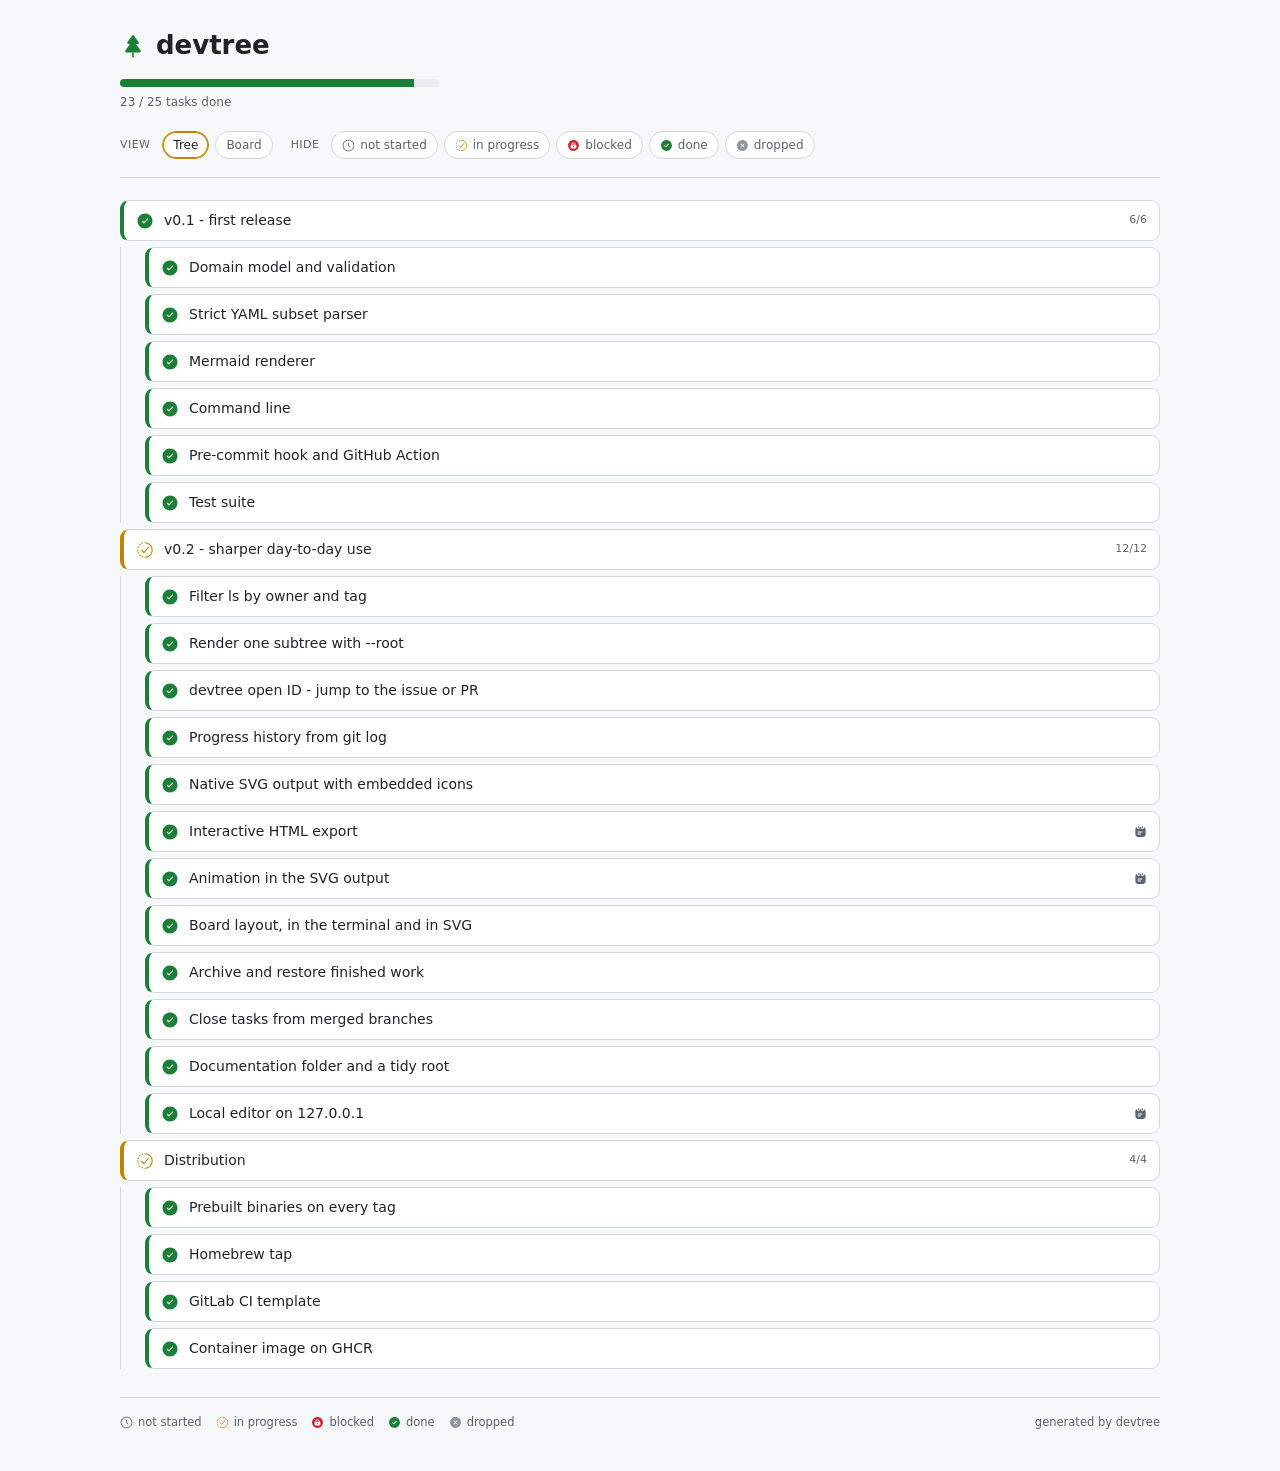
<file: docs/plan.html>
<!doctype html>
<html lang="en">
<head>
<meta charset="utf-8"><meta name="viewport" content="width=device-width,initial-scale=1"><title>devtree</title>
<style>
:root{--text:#1f2328;--muted:#59636e;--canvas:#f6f8fa;--card:#ffffff;--border:#d1d9e0;--edge:#d1d9e0;--track:#eaeef2;--st-todo:#59636e;--st-in-progress:#bf8700;--st-blocked:#cf222e;--st-done:#1a7f37;--st-dropped:#8c959f;--tip-bg:#222222;--tip-fg:#f0f0f0}
@media (prefers-color-scheme:dark){:root{--text:#e6edf3;--muted:#9198a1;--canvas:#0d1117;--card:#151b23;--border:#3d444d;--edge:#3d444d;--track:#262c36;--st-todo:#9198a1;--st-in-progress:#d29922;--st-blocked:#f85149;--st-done:#3fb950;--st-dropped:#6e7681;--tip-bg:#30363d;--tip-fg:#e6edf3}}

*{box-sizing:border-box}
body{margin:0 auto;padding:26px 20px 40px;max-width:1080px;background:var(--canvas);color:var(--text);
 font:14px/1.5 system-ui,-apple-system,'Segoe UI',Roboto,'Helvetica Neue',Arial,sans-serif}
h1{display:flex;align-items:center;gap:10px;margin:0 0 14px;font-size:26px}
h1 .wordmark{width:26px;height:26px}
svg{flex:none}
.status{width:18px;height:18px}
.tiny{width:13px;height:13px;vertical-align:-2px}
.bar{height:8px;border-radius:4px;background:var(--track);overflow:hidden;max-width:320px}
.bar span{display:block;height:100%;background:var(--st-done)}
.count{margin:6px 0 20px;color:var(--muted);font-size:12px}

.toolbar{display:flex;flex-wrap:wrap;gap:18px;margin-bottom:22px;padding-bottom:18px;
 border-bottom:1px solid var(--border)}
.toolbar fieldset{display:flex;flex-wrap:wrap;align-items:center;gap:6px;margin:0;padding:0;border:0}
.toolbar legend{padding:0 6px 0 0;color:var(--muted);font-size:11px;text-transform:uppercase;
 letter-spacing:.04em;float:left}
.toolbar input{position:absolute;width:1px;height:1px;opacity:0;pointer-events:none}
.toolbar label{display:inline-flex;align-items:center;gap:5px;padding:4px 10px;border-radius:999px;
 border:1px solid var(--border);background:var(--card);color:var(--muted);font-size:12px;cursor:pointer}
.toolbar input:checked+label{color:var(--text);border-color:var(--st-in-progress);
 box-shadow:inset 0 0 0 1px var(--st-in-progress)}
.toolbar input:focus-visible+label{outline:2px solid var(--st-in-progress);outline-offset:2px}

.card{display:flex;align-items:center;gap:10px;padding:9px 12px;margin:6px 0;border-radius:9px;
 border:1px solid var(--border);border-left:4px solid var(--border);background:var(--card);
 color:inherit;text-decoration:none;position:relative}
a.card:hover{border-color:var(--st-in-progress)}
.card .body{display:flex;flex-direction:column;min-width:0}
.card .title{font-weight:500}
.card .meta{color:var(--muted);font-size:11.5px;display:flex;align-items:center;gap:5px;flex-wrap:wrap}
.card .dot{color:var(--border)}
.card .ratio{margin-left:auto;color:var(--muted);font-size:11px;white-space:nowrap}
.card[data-status="dropped"] .title{text-decoration:line-through;color:var(--muted)}

.tree ul{list-style:none;margin:0;padding-left:24px;border-left:1px solid var(--edge)}
.tree>ul{padding-left:0;border-left:0}
.board{display:none;grid-template-columns:repeat(auto-fit,minmax(230px,1fr));gap:16px;align-items:start}
.column h2{display:flex;align-items:center;gap:6px;margin:0 0 4px;padding-bottom:7px;font-size:13px;
 border-bottom:2px solid currentColor}
.column .tally{margin-left:auto;color:var(--muted);font-weight:400}
.empty{color:var(--muted)}

footer{display:flex;flex-wrap:wrap;gap:14px;margin-top:28px;padding-top:16px;
 border-top:1px solid var(--border);color:var(--muted);font-size:11.5px}
footer span{display:inline-flex;align-items:center;gap:5px}
footer .by{margin-left:auto}

/* The tooltip: the wrap is the hover target, not the glyph, so the pointer can
   drift onto the bubble without it flickering away. The delay lives only in
   the hover rule, so leaving snaps it back to zero and the bubble goes at once. */
.tip-wrap{position:relative;display:inline-flex;margin-left:auto}
/* Anchored to the right rather than centred: the glyph sits at the end of a
   card that reaches the edge of the page, and a centred bubble would hang off
   it. Wrapping with a max width keeps a long note on screen too. */
.tip{position:absolute;bottom:calc(100% + 8px);right:-6px;transform:translateY(2px) scale(.98);
 transform-origin:100% 100%;padding:8px 12px;border-radius:8px;background:var(--tip-bg);color:var(--tip-fg);
 width:max-content;max-width:260px;font-size:12px;line-height:1.4;opacity:0;pointer-events:none;z-index:2;
 box-shadow:0 0 0 1px rgba(0,0,0,.06),0 2px 6px rgba(0,0,0,.05),0 4px 42px rgba(0,0,0,.06);
 transition:opacity 50ms ease-out,transform 50ms ease-out}
.tip-wrap:hover .tip,.tip-wrap:focus-within .tip{opacity:1;transform:none;
 transition-duration:150ms;transition-timing-function:ease-out;transition-delay:80ms}

@media (prefers-reduced-motion:reduce){.tip{transition:none}}
@media print{
 .toolbar{display:none}
 .board{display:none}
 .card{break-inside:avoid}
 body{max-width:none}
}
.card[data-status="todo"]{border-left-color:var(--st-todo)}
.column[data-status="todo"] h2{color:var(--st-todo)}
.card[data-status="in_progress"]{border-left-color:var(--st-in-progress)}
.column[data-status="in_progress"] h2{color:var(--st-in-progress)}
.card[data-status="blocked"]{border-left-color:var(--st-blocked)}
.column[data-status="blocked"] h2{color:var(--st-blocked)}
.card[data-status="done"]{border-left-color:var(--st-done)}
.column[data-status="done"] h2{color:var(--st-done)}
.card[data-status="dropped"]{border-left-color:var(--st-dropped)}
.column[data-status="dropped"] h2{color:var(--st-dropped)}
body:has(#view-board:checked) .tree{display:none}
body:has(#view-board:checked) .board{display:grid}
body:has(.owners input:not(#owner-all):checked) .tree{display:none}
body:has(.owners input:not(#owner-all):checked) .board{display:grid}
body:has(.tags input:not(#tag-all):checked) .tree{display:none}
body:has(.tags input:not(#tag-all):checked) .board{display:grid}
body:has(.owners input:not(#owner-all):checked) label[for=view-board]{color:var(--text);border-color:var(--st-in-progress);box-shadow:inset 0 0 0 1px var(--st-in-progress)}
body:has(.owners input:not(#owner-all):checked) label[for=view-tree]{color:var(--muted);border-color:var(--border);box-shadow:none}
body:has(.tags input:not(#tag-all):checked) label[for=view-board]{color:var(--text);border-color:var(--st-in-progress);box-shadow:inset 0 0 0 1px var(--st-in-progress)}
body:has(.tags input:not(#tag-all):checked) label[for=view-tree]{color:var(--muted);border-color:var(--border);box-shadow:none}
body:has(#hide-todo:checked) .tree li:has(>.card[data-status="todo"]){display:none}
body:has(#hide-todo:checked) .board .column[data-status="todo"]{display:none}
body:has(#hide-in-progress:checked) .tree li:has(>.card[data-status="in_progress"]){display:none}
body:has(#hide-in-progress:checked) .board .column[data-status="in_progress"]{display:none}
body:has(#hide-blocked:checked) .tree li:has(>.card[data-status="blocked"]){display:none}
body:has(#hide-blocked:checked) .board .column[data-status="blocked"]{display:none}
body:has(#hide-done:checked) .tree li:has(>.card[data-status="done"]){display:none}
body:has(#hide-done:checked) .board .column[data-status="done"]{display:none}
body:has(#hide-dropped:checked) .tree li:has(>.card[data-status="dropped"]){display:none}
body:has(#hide-dropped:checked) .board .column[data-status="dropped"]{display:none}
</style>
</head>
<body>
<header><h1><svg class="wordmark" viewBox="0 0 24 24" aria-hidden="true" style="color:var(--st-done)"><path d="M16.1693 10.0603H7.82934C6.64934 10.0603 6.23934 9.27031 6.92934 8.31031L11.0993 2.47031C11.5893 1.77031 12.4093 1.77031 12.8993 2.47031L17.0693 8.31031C17.7593 9.27031 17.3493 10.0603 16.1693 10.0603Z" fill="currentColor"/><path d="M17.5896 17.9986H6.4096C4.8296 17.9986 4.2896 16.9486 5.2196 15.6686L9.2096 10.0586H14.7896L18.7796 15.6686C19.7096 16.9486 19.1696 17.9986 17.5896 17.9986Z" fill="currentColor"/><path d="M12.75 18V22C12.75 22.41 12.41 22.75 12 22.75C11.59 22.75 11.25 22.41 11.25 22V18H12.75Z" fill="currentColor"/></svg>devtree</h1><div class="bar"><span style="width:92.0%"></span></div><p class="count">23 / 25 tasks done</p></header><form class="toolbar" onsubmit="return false"><fieldset class="views"><legend>View</legend><input type="radio" name="view" id="view-tree" checked><label for="view-tree">Tree</label><input type="radio" name="view" id="view-board"><label for="view-board">Board</label></fieldset><fieldset class="statuses"><legend>Hide</legend><input type="checkbox" id="hide-todo"><label for="hide-todo"><svg class="tiny" viewBox="0 0 24 24" aria-hidden="true" style="color:var(--st-todo)"><path fill-rule="evenodd" clip-rule="evenodd" d="M12 2.75C6.89137 2.75 2.75 6.89137 2.75 12C2.75 17.1086 6.89137 21.25 12 21.25C17.1086 21.25 21.25 17.1086 21.25 12C21.25 6.89137 17.1086 2.75 12 2.75ZM1.25 12C1.25 6.06294 6.06294 1.25 12 1.25C17.9371 1.25 22.75 6.06294 22.75 12C22.75 17.9371 17.9371 22.75 12 22.75C6.06294 22.75 1.25 17.9371 1.25 12ZM12 7.25C12.4142 7.25 12.75 7.58579 12.75 8V11.6893L15.0303 13.9697C15.3232 14.2626 15.3232 14.7374 15.0303 15.0303C14.7374 15.3232 14.2626 15.3232 13.9697 15.0303L11.4697 12.5303C11.329 12.3897 11.25 12.1989 11.25 12V8C11.25 7.58579 11.5858 7.25 12 7.25Z" fill="currentColor"/></svg>not started</label><input type="checkbox" id="hide-in-progress"><label for="hide-in-progress"><svg class="tiny" viewBox="0 0 24 24" aria-hidden="true" style="color:var(--st-in-progress)"><g class="dt-moving-part"><rect x="0" y="0" width="24" height="24" fill="none"/><path d="M 12 2.3333 c 5.3387 0 9.6666 4.328 9.6666 9.6666 s -4.328 9.6666 -9.6666 9.6666" fill="none" stroke="currentColor" stroke-linecap="round" stroke-linejoin="round" stroke-width="1.5"></path><circle cx="5.164" cy="18.836" r="1" fill="currentColor"></circle><circle cx="2.3333" cy="12" r="1" fill="currentColor"></circle><circle cx="5.164" cy="5.164" r="1" fill="currentColor"></circle><circle cx="8.3013" cy="20.9306" r="1" fill="currentColor"></circle><circle cx="3.0693" cy="15.6986" r="1" fill="currentColor"></circle><circle cx="3.0693" cy="8.3013" r="1" fill="currentColor"></circle><circle cx="8.3013" cy="3.0693" r="1" fill="currentColor"></circle></g><polyline points="7.6666 12.3333 10.6666 15.6666 16.3333 8.3333" fill="none" stroke="currentColor" stroke-linecap="round" stroke-linejoin="round" stroke-width="1.5"></polyline></svg>in progress</label><input type="checkbox" id="hide-blocked"><label for="hide-blocked"><svg class="tiny" viewBox="0 0 24 24" aria-hidden="true" style="color:var(--st-blocked)"><path d="M12 7.75C10.11 7.75 9.75 8.54 9.75 10V10.62H14.25V10C14.25 8.54 13.89 7.75 12 7.75Z" fill="currentColor"/><path d="M11.9984 15.0984C12.606 15.0984 13.0984 14.606 13.0984 13.9984C13.0984 13.3909 12.606 12.8984 11.9984 12.8984C11.3909 12.8984 10.8984 13.3909 10.8984 13.9984C10.8984 14.606 11.3909 15.0984 11.9984 15.0984Z" fill="currentColor"/><path d="M12 2C6.48 2 2 6.48 2 12C2 17.52 6.48 22 12 22C17.52 22 22 17.52 22 12C22 6.48 17.52 2 12 2ZM17.38 14.5C17.38 16.7 16.7 17.38 14.5 17.38H9.5C7.3 17.38 6.62 16.7 6.62 14.5V13.5C6.62 11.79 7.03 11 8.25 10.73V10C8.25 9.07 8.25 6.25 12 6.25C15.75 6.25 15.75 9.07 15.75 10V10.73C16.97 11 17.38 11.79 17.38 13.5V14.5Z" fill="currentColor"/></svg>blocked</label><input type="checkbox" id="hide-done"><label for="hide-done"><svg class="tiny" viewBox="0 0 24 24" aria-hidden="true" style="color:var(--st-done)"><path fill-rule="evenodd" clip-rule="evenodd" d="M22 12C22 17.5228 17.5228 22 12 22C6.47715 22 2 17.5228 2 12C2 6.47715 6.47715 2 12 2C17.5228 2 22 6.47715 22 12ZM16.0303 8.96967C16.3232 9.26256 16.3232 9.73744 16.0303 10.0303L11.0303 15.0303C10.7374 15.3232 10.2626 15.3232 9.96967 15.0303L7.96967 13.0303C7.67678 12.7374 7.67678 12.2626 7.96967 11.9697C8.26256 11.6768 8.73744 11.6768 9.03033 11.9697L10.5 13.4393L12.7348 11.2045L14.9697 8.96967C15.2626 8.67678 15.7374 8.67678 16.0303 8.96967Z" fill="currentColor"/></svg>done</label><input type="checkbox" id="hide-dropped"><label for="hide-dropped"><svg class="tiny" viewBox="0 0 24 24" aria-hidden="true" style="color:var(--st-dropped)"><path d="M12 2C6.49 2 2 6.49 2 12C2 17.51 6.49 22 12 22C17.51 22 22 17.51 22 12C22 6.49 17.51 2 12 2ZM15.36 14.3C15.65 14.59 15.65 15.07 15.36 15.36C15.21 15.51 15.02 15.58 14.83 15.58C14.64 15.58 14.45 15.51 14.3 15.36L12 13.06L9.7 15.36C9.55 15.51 9.36 15.58 9.17 15.58C8.98 15.58 8.79 15.51 8.64 15.36C8.35 15.07 8.35 14.59 8.64 14.3L10.94 12L8.64 9.7C8.35 9.41 8.35 8.93 8.64 8.64C8.93 8.35 9.41 8.35 9.7 8.64L12 10.94L14.3 8.64C14.59 8.35 15.07 8.35 15.36 8.64C15.65 8.93 15.65 9.41 15.36 9.7L13.06 12L15.36 14.3Z" fill="currentColor"/></svg>dropped</label></fieldset></form><main><section class="tree" aria-label="Tree"><ul><li><div class="card" data-status="done" data-owner="" data-tags=""><svg class="status" viewBox="0 0 24 24" aria-hidden="true" style="color:var(--st-done)"><path fill-rule="evenodd" clip-rule="evenodd" d="M22 12C22 17.5228 17.5228 22 12 22C6.47715 22 2 17.5228 2 12C2 6.47715 6.47715 2 12 2C17.5228 2 22 6.47715 22 12ZM16.0303 8.96967C16.3232 9.26256 16.3232 9.73744 16.0303 10.0303L11.0303 15.0303C10.7374 15.3232 10.2626 15.3232 9.96967 15.0303L7.96967 13.0303C7.67678 12.7374 7.67678 12.2626 7.96967 11.9697C8.26256 11.6768 8.73744 11.6768 9.03033 11.9697L10.5 13.4393L12.7348 11.2045L14.9697 8.96967C15.2626 8.67678 15.7374 8.67678 16.0303 8.96967Z" fill="currentColor"/></svg><div class="body"><span class="title">v0.1 - first release</span></div><span class="ratio">6/6</span></div><ul><li><div class="card" data-status="done" data-owner="" data-tags=""><svg class="status" viewBox="0 0 24 24" aria-hidden="true" style="color:var(--st-done)"><path fill-rule="evenodd" clip-rule="evenodd" d="M22 12C22 17.5228 17.5228 22 12 22C6.47715 22 2 17.5228 2 12C2 6.47715 6.47715 2 12 2C17.5228 2 22 6.47715 22 12ZM16.0303 8.96967C16.3232 9.26256 16.3232 9.73744 16.0303 10.0303L11.0303 15.0303C10.7374 15.3232 10.2626 15.3232 9.96967 15.0303L7.96967 13.0303C7.67678 12.7374 7.67678 12.2626 7.96967 11.9697C8.26256 11.6768 8.73744 11.6768 9.03033 11.9697L10.5 13.4393L12.7348 11.2045L14.9697 8.96967C15.2626 8.67678 15.7374 8.67678 16.0303 8.96967Z" fill="currentColor"/></svg><div class="body"><span class="title">Domain model and validation</span></div></div></li><li><div class="card" data-status="done" data-owner="" data-tags=""><svg class="status" viewBox="0 0 24 24" aria-hidden="true" style="color:var(--st-done)"><path fill-rule="evenodd" clip-rule="evenodd" d="M22 12C22 17.5228 17.5228 22 12 22C6.47715 22 2 17.5228 2 12C2 6.47715 6.47715 2 12 2C17.5228 2 22 6.47715 22 12ZM16.0303 8.96967C16.3232 9.26256 16.3232 9.73744 16.0303 10.0303L11.0303 15.0303C10.7374 15.3232 10.2626 15.3232 9.96967 15.0303L7.96967 13.0303C7.67678 12.7374 7.67678 12.2626 7.96967 11.9697C8.26256 11.6768 8.73744 11.6768 9.03033 11.9697L10.5 13.4393L12.7348 11.2045L14.9697 8.96967C15.2626 8.67678 15.7374 8.67678 16.0303 8.96967Z" fill="currentColor"/></svg><div class="body"><span class="title">Strict YAML subset parser</span></div></div></li><li><div class="card" data-status="done" data-owner="" data-tags=""><svg class="status" viewBox="0 0 24 24" aria-hidden="true" style="color:var(--st-done)"><path fill-rule="evenodd" clip-rule="evenodd" d="M22 12C22 17.5228 17.5228 22 12 22C6.47715 22 2 17.5228 2 12C2 6.47715 6.47715 2 12 2C17.5228 2 22 6.47715 22 12ZM16.0303 8.96967C16.3232 9.26256 16.3232 9.73744 16.0303 10.0303L11.0303 15.0303C10.7374 15.3232 10.2626 15.3232 9.96967 15.0303L7.96967 13.0303C7.67678 12.7374 7.67678 12.2626 7.96967 11.9697C8.26256 11.6768 8.73744 11.6768 9.03033 11.9697L10.5 13.4393L12.7348 11.2045L14.9697 8.96967C15.2626 8.67678 15.7374 8.67678 16.0303 8.96967Z" fill="currentColor"/></svg><div class="body"><span class="title">Mermaid renderer</span></div></div></li><li><div class="card" data-status="done" data-owner="" data-tags=""><svg class="status" viewBox="0 0 24 24" aria-hidden="true" style="color:var(--st-done)"><path fill-rule="evenodd" clip-rule="evenodd" d="M22 12C22 17.5228 17.5228 22 12 22C6.47715 22 2 17.5228 2 12C2 6.47715 6.47715 2 12 2C17.5228 2 22 6.47715 22 12ZM16.0303 8.96967C16.3232 9.26256 16.3232 9.73744 16.0303 10.0303L11.0303 15.0303C10.7374 15.3232 10.2626 15.3232 9.96967 15.0303L7.96967 13.0303C7.67678 12.7374 7.67678 12.2626 7.96967 11.9697C8.26256 11.6768 8.73744 11.6768 9.03033 11.9697L10.5 13.4393L12.7348 11.2045L14.9697 8.96967C15.2626 8.67678 15.7374 8.67678 16.0303 8.96967Z" fill="currentColor"/></svg><div class="body"><span class="title">Command line</span></div></div></li><li><div class="card" data-status="done" data-owner="" data-tags=""><svg class="status" viewBox="0 0 24 24" aria-hidden="true" style="color:var(--st-done)"><path fill-rule="evenodd" clip-rule="evenodd" d="M22 12C22 17.5228 17.5228 22 12 22C6.47715 22 2 17.5228 2 12C2 6.47715 6.47715 2 12 2C17.5228 2 22 6.47715 22 12ZM16.0303 8.96967C16.3232 9.26256 16.3232 9.73744 16.0303 10.0303L11.0303 15.0303C10.7374 15.3232 10.2626 15.3232 9.96967 15.0303L7.96967 13.0303C7.67678 12.7374 7.67678 12.2626 7.96967 11.9697C8.26256 11.6768 8.73744 11.6768 9.03033 11.9697L10.5 13.4393L12.7348 11.2045L14.9697 8.96967C15.2626 8.67678 15.7374 8.67678 16.0303 8.96967Z" fill="currentColor"/></svg><div class="body"><span class="title">Pre-commit hook and GitHub Action</span></div></div></li><li><div class="card" data-status="done" data-owner="" data-tags=""><svg class="status" viewBox="0 0 24 24" aria-hidden="true" style="color:var(--st-done)"><path fill-rule="evenodd" clip-rule="evenodd" d="M22 12C22 17.5228 17.5228 22 12 22C6.47715 22 2 17.5228 2 12C2 6.47715 6.47715 2 12 2C17.5228 2 22 6.47715 22 12ZM16.0303 8.96967C16.3232 9.26256 16.3232 9.73744 16.0303 10.0303L11.0303 15.0303C10.7374 15.3232 10.2626 15.3232 9.96967 15.0303L7.96967 13.0303C7.67678 12.7374 7.67678 12.2626 7.96967 11.9697C8.26256 11.6768 8.73744 11.6768 9.03033 11.9697L10.5 13.4393L12.7348 11.2045L14.9697 8.96967C15.2626 8.67678 15.7374 8.67678 16.0303 8.96967Z" fill="currentColor"/></svg><div class="body"><span class="title">Test suite</span></div></div></li></ul></li><li><div class="card" data-status="in_progress" data-owner="" data-tags=""><svg class="status" viewBox="0 0 24 24" aria-hidden="true" style="color:var(--st-in-progress)"><g class="dt-moving-part"><rect x="0" y="0" width="24" height="24" fill="none"/><path d="M 12 2.3333 c 5.3387 0 9.6666 4.328 9.6666 9.6666 s -4.328 9.6666 -9.6666 9.6666" fill="none" stroke="currentColor" stroke-linecap="round" stroke-linejoin="round" stroke-width="1.5"></path><circle cx="5.164" cy="18.836" r="1" fill="currentColor"></circle><circle cx="2.3333" cy="12" r="1" fill="currentColor"></circle><circle cx="5.164" cy="5.164" r="1" fill="currentColor"></circle><circle cx="8.3013" cy="20.9306" r="1" fill="currentColor"></circle><circle cx="3.0693" cy="15.6986" r="1" fill="currentColor"></circle><circle cx="3.0693" cy="8.3013" r="1" fill="currentColor"></circle><circle cx="8.3013" cy="3.0693" r="1" fill="currentColor"></circle></g><polyline points="7.6666 12.3333 10.6666 15.6666 16.3333 8.3333" fill="none" stroke="currentColor" stroke-linecap="round" stroke-linejoin="round" stroke-width="1.5"></polyline></svg><div class="body"><span class="title">v0.2 - sharper day-to-day use</span></div><span class="ratio">12/12</span></div><ul><li><div class="card" data-status="done" data-owner="" data-tags=""><svg class="status" viewBox="0 0 24 24" aria-hidden="true" style="color:var(--st-done)"><path fill-rule="evenodd" clip-rule="evenodd" d="M22 12C22 17.5228 17.5228 22 12 22C6.47715 22 2 17.5228 2 12C2 6.47715 6.47715 2 12 2C17.5228 2 22 6.47715 22 12ZM16.0303 8.96967C16.3232 9.26256 16.3232 9.73744 16.0303 10.0303L11.0303 15.0303C10.7374 15.3232 10.2626 15.3232 9.96967 15.0303L7.96967 13.0303C7.67678 12.7374 7.67678 12.2626 7.96967 11.9697C8.26256 11.6768 8.73744 11.6768 9.03033 11.9697L10.5 13.4393L12.7348 11.2045L14.9697 8.96967C15.2626 8.67678 15.7374 8.67678 16.0303 8.96967Z" fill="currentColor"/></svg><div class="body"><span class="title">Filter ls by owner and tag</span></div></div></li><li><div class="card" data-status="done" data-owner="" data-tags=""><svg class="status" viewBox="0 0 24 24" aria-hidden="true" style="color:var(--st-done)"><path fill-rule="evenodd" clip-rule="evenodd" d="M22 12C22 17.5228 17.5228 22 12 22C6.47715 22 2 17.5228 2 12C2 6.47715 6.47715 2 12 2C17.5228 2 22 6.47715 22 12ZM16.0303 8.96967C16.3232 9.26256 16.3232 9.73744 16.0303 10.0303L11.0303 15.0303C10.7374 15.3232 10.2626 15.3232 9.96967 15.0303L7.96967 13.0303C7.67678 12.7374 7.67678 12.2626 7.96967 11.9697C8.26256 11.6768 8.73744 11.6768 9.03033 11.9697L10.5 13.4393L12.7348 11.2045L14.9697 8.96967C15.2626 8.67678 15.7374 8.67678 16.0303 8.96967Z" fill="currentColor"/></svg><div class="body"><span class="title">Render one subtree with --root</span></div></div></li><li><div class="card" data-status="done" data-owner="" data-tags=""><svg class="status" viewBox="0 0 24 24" aria-hidden="true" style="color:var(--st-done)"><path fill-rule="evenodd" clip-rule="evenodd" d="M22 12C22 17.5228 17.5228 22 12 22C6.47715 22 2 17.5228 2 12C2 6.47715 6.47715 2 12 2C17.5228 2 22 6.47715 22 12ZM16.0303 8.96967C16.3232 9.26256 16.3232 9.73744 16.0303 10.0303L11.0303 15.0303C10.7374 15.3232 10.2626 15.3232 9.96967 15.0303L7.96967 13.0303C7.67678 12.7374 7.67678 12.2626 7.96967 11.9697C8.26256 11.6768 8.73744 11.6768 9.03033 11.9697L10.5 13.4393L12.7348 11.2045L14.9697 8.96967C15.2626 8.67678 15.7374 8.67678 16.0303 8.96967Z" fill="currentColor"/></svg><div class="body"><span class="title">devtree open ID - jump to the issue or PR</span></div></div></li><li><div class="card" data-status="done" data-owner="" data-tags=""><svg class="status" viewBox="0 0 24 24" aria-hidden="true" style="color:var(--st-done)"><path fill-rule="evenodd" clip-rule="evenodd" d="M22 12C22 17.5228 17.5228 22 12 22C6.47715 22 2 17.5228 2 12C2 6.47715 6.47715 2 12 2C17.5228 2 22 6.47715 22 12ZM16.0303 8.96967C16.3232 9.26256 16.3232 9.73744 16.0303 10.0303L11.0303 15.0303C10.7374 15.3232 10.2626 15.3232 9.96967 15.0303L7.96967 13.0303C7.67678 12.7374 7.67678 12.2626 7.96967 11.9697C8.26256 11.6768 8.73744 11.6768 9.03033 11.9697L10.5 13.4393L12.7348 11.2045L14.9697 8.96967C15.2626 8.67678 15.7374 8.67678 16.0303 8.96967Z" fill="currentColor"/></svg><div class="body"><span class="title">Progress history from git log</span></div></div></li><li><div class="card" data-status="done" data-owner="" data-tags=""><svg class="status" viewBox="0 0 24 24" aria-hidden="true" style="color:var(--st-done)"><path fill-rule="evenodd" clip-rule="evenodd" d="M22 12C22 17.5228 17.5228 22 12 22C6.47715 22 2 17.5228 2 12C2 6.47715 6.47715 2 12 2C17.5228 2 22 6.47715 22 12ZM16.0303 8.96967C16.3232 9.26256 16.3232 9.73744 16.0303 10.0303L11.0303 15.0303C10.7374 15.3232 10.2626 15.3232 9.96967 15.0303L7.96967 13.0303C7.67678 12.7374 7.67678 12.2626 7.96967 11.9697C8.26256 11.6768 8.73744 11.6768 9.03033 11.9697L10.5 13.4393L12.7348 11.2045L14.9697 8.96967C15.2626 8.67678 15.7374 8.67678 16.0303 8.96967Z" fill="currentColor"/></svg><div class="body"><span class="title">Native SVG output with embedded icons</span></div></div></li><li><div class="card" data-status="done" data-owner="" data-tags=""><svg class="status" viewBox="0 0 24 24" aria-hidden="true" style="color:var(--st-done)"><path fill-rule="evenodd" clip-rule="evenodd" d="M22 12C22 17.5228 17.5228 22 12 22C6.47715 22 2 17.5228 2 12C2 6.47715 6.47715 2 12 2C17.5228 2 22 6.47715 22 12ZM16.0303 8.96967C16.3232 9.26256 16.3232 9.73744 16.0303 10.0303L11.0303 15.0303C10.7374 15.3232 10.2626 15.3232 9.96967 15.0303L7.96967 13.0303C7.67678 12.7374 7.67678 12.2626 7.96967 11.9697C8.26256 11.6768 8.73744 11.6768 9.03033 11.9697L10.5 13.4393L12.7348 11.2045L14.9697 8.96967C15.2626 8.67678 15.7374 8.67678 16.0303 8.96967Z" fill="currentColor"/></svg><div class="body"><span class="title">Interactive HTML export</span></div><span class="tip-wrap"><svg class="tiny" viewBox="0 0 24 24" aria-hidden="true" style="color:var(--muted)"><path d="M8.28906 6.29C7.86906 6.29 7.53906 5.95 7.53906 5.54V2.75C7.53906 2.34 7.86906 2 8.28906 2C8.70906 2 9.03906 2.34 9.03906 2.75V5.53C9.03906 5.95 8.70906 6.29 8.28906 6.29Z" fill="currentColor"/><path d="M15.7109 6.29C15.2909 6.29 14.9609 5.95 14.9609 5.54V2.75C14.9609 2.33 15.3009 2 15.7109 2C16.1309 2 16.4609 2.34 16.4609 2.75V5.53C16.4609 5.95 16.1309 6.29 15.7109 6.29Z" fill="currentColor"/><path d="M19.57 4.5C18.91 4.01 17.96 4.48 17.96 5.31V5.41C17.96 6.58 17.12 7.66 15.95 7.78C14.6 7.92 13.46 6.86 13.46 5.54V4.5C13.46 3.95 13.01 3.5 12.46 3.5H11.54C10.99 3.5 10.54 3.95 10.54 4.5V5.54C10.54 6.33 10.13 7.03 9.51 7.42C9.42 7.48 9.32 7.53 9.22 7.58C9.13 7.63 9.03 7.67 8.92 7.7C8.8 7.74 8.67 7.77 8.53 7.78C8.37 7.8 8.21 7.8 8.05 7.78C7.91 7.77 7.78 7.74 7.66 7.7C7.56 7.67 7.46 7.63 7.36 7.58C7.26 7.53 7.16 7.48 7.07 7.42C6.44 6.98 6.04 6.22 6.04 5.41V5.31C6.04 4.54 5.22 4.08 4.57 4.41C4.56 4.42 4.55 4.42 4.54 4.43C4.5 4.45 4.47 4.47 4.43 4.5C4.4 4.53 4.36 4.55 4.33 4.58C4.05 4.8 3.8 5.05 3.59 5.32C3.48 5.44 3.39 5.57 3.31 5.7C3.3 5.71 3.29 5.72 3.28 5.74C3.19 5.87 3.11 6.02 3.04 6.16C3.02 6.18 3.01 6.19 3.01 6.21C2.95 6.33 2.89 6.45 2.85 6.58C2.82 6.63 2.81 6.67 2.79 6.72C2.73 6.87 2.69 7.02 2.65 7.17C2.61 7.31 2.58 7.46 2.56 7.61C2.54 7.72 2.53 7.83 2.52 7.95C2.51 8.09 2.5 8.23 2.5 8.37V17.13C2.5 19.82 4.68 22 7.37 22H16.63C19.32 22 21.5 19.82 21.5 17.13V8.37C21.5 6.78 20.74 5.39 19.57 4.5ZM12 17.42H7.36C6.95 17.42 6.61 17.08 6.61 16.67C6.61 16.25 6.95 15.91 7.36 15.91H12C12.42 15.91 12.75 16.25 12.75 16.67C12.75 17.08 12.42 17.42 12 17.42ZM14.78 13.71H7.36C6.95 13.71 6.61 13.37 6.61 12.96C6.61 12.54 6.95 12.2 7.36 12.2H14.78C15.2 12.2 15.54 12.54 15.54 12.96C15.54 13.37 15.2 13.71 14.78 13.71Z" fill="currentColor"/></svg><span class="tip" role="tooltip">clickable nodes, tooltips, filters</span></span></div></li><li><div class="card" data-status="done" data-owner="" data-tags=""><svg class="status" viewBox="0 0 24 24" aria-hidden="true" style="color:var(--st-done)"><path fill-rule="evenodd" clip-rule="evenodd" d="M22 12C22 17.5228 17.5228 22 12 22C6.47715 22 2 17.5228 2 12C2 6.47715 6.47715 2 12 2C17.5228 2 22 6.47715 22 12ZM16.0303 8.96967C16.3232 9.26256 16.3232 9.73744 16.0303 10.0303L11.0303 15.0303C10.7374 15.3232 10.2626 15.3232 9.96967 15.0303L7.96967 13.0303C7.67678 12.7374 7.67678 12.2626 7.96967 11.9697C8.26256 11.6768 8.73744 11.6768 9.03033 11.9697L10.5 13.4393L12.7348 11.2045L14.9697 8.96967C15.2626 8.67678 15.7374 8.67678 16.0303 8.96967Z" fill="currentColor"/></svg><div class="body"><span class="title">Animation in the SVG output</span></div><span class="tip-wrap"><svg class="tiny" viewBox="0 0 24 24" aria-hidden="true" style="color:var(--muted)"><path d="M8.28906 6.29C7.86906 6.29 7.53906 5.95 7.53906 5.54V2.75C7.53906 2.34 7.86906 2 8.28906 2C8.70906 2 9.03906 2.34 9.03906 2.75V5.53C9.03906 5.95 8.70906 6.29 8.28906 6.29Z" fill="currentColor"/><path d="M15.7109 6.29C15.2909 6.29 14.9609 5.95 14.9609 5.54V2.75C14.9609 2.33 15.3009 2 15.7109 2C16.1309 2 16.4609 2.34 16.4609 2.75V5.53C16.4609 5.95 16.1309 6.29 15.7109 6.29Z" fill="currentColor"/><path d="M19.57 4.5C18.91 4.01 17.96 4.48 17.96 5.31V5.41C17.96 6.58 17.12 7.66 15.95 7.78C14.6 7.92 13.46 6.86 13.46 5.54V4.5C13.46 3.95 13.01 3.5 12.46 3.5H11.54C10.99 3.5 10.54 3.95 10.54 4.5V5.54C10.54 6.33 10.13 7.03 9.51 7.42C9.42 7.48 9.32 7.53 9.22 7.58C9.13 7.63 9.03 7.67 8.92 7.7C8.8 7.74 8.67 7.77 8.53 7.78C8.37 7.8 8.21 7.8 8.05 7.78C7.91 7.77 7.78 7.74 7.66 7.7C7.56 7.67 7.46 7.63 7.36 7.58C7.26 7.53 7.16 7.48 7.07 7.42C6.44 6.98 6.04 6.22 6.04 5.41V5.31C6.04 4.54 5.22 4.08 4.57 4.41C4.56 4.42 4.55 4.42 4.54 4.43C4.5 4.45 4.47 4.47 4.43 4.5C4.4 4.53 4.36 4.55 4.33 4.58C4.05 4.8 3.8 5.05 3.59 5.32C3.48 5.44 3.39 5.57 3.31 5.7C3.3 5.71 3.29 5.72 3.28 5.74C3.19 5.87 3.11 6.02 3.04 6.16C3.02 6.18 3.01 6.19 3.01 6.21C2.95 6.33 2.89 6.45 2.85 6.58C2.82 6.63 2.81 6.67 2.79 6.72C2.73 6.87 2.69 7.02 2.65 7.17C2.61 7.31 2.58 7.46 2.56 7.61C2.54 7.72 2.53 7.83 2.52 7.95C2.51 8.09 2.5 8.23 2.5 8.37V17.13C2.5 19.82 4.68 22 7.37 22H16.63C19.32 22 21.5 19.82 21.5 17.13V8.37C21.5 6.78 20.74 5.39 19.57 4.5ZM12 17.42H7.36C6.95 17.42 6.61 17.08 6.61 16.67C6.61 16.25 6.95 15.91 7.36 15.91H12C12.42 15.91 12.75 16.25 12.75 16.67C12.75 17.08 12.42 17.42 12 17.42ZM14.78 13.71H7.36C6.95 13.71 6.61 13.37 6.61 12.96C6.61 12.54 6.95 12.2 7.36 12.2H14.78C15.2 12.2 15.54 12.54 15.54 12.96C15.54 13.37 15.2 13.71 14.78 13.71Z" fill="currentColor"/></svg><span class="tip" role="tooltip">flow on live edges, growing bars, turning glyphs</span></span></div></li><li><div class="card" data-status="done" data-owner="" data-tags=""><svg class="status" viewBox="0 0 24 24" aria-hidden="true" style="color:var(--st-done)"><path fill-rule="evenodd" clip-rule="evenodd" d="M22 12C22 17.5228 17.5228 22 12 22C6.47715 22 2 17.5228 2 12C2 6.47715 6.47715 2 12 2C17.5228 2 22 6.47715 22 12ZM16.0303 8.96967C16.3232 9.26256 16.3232 9.73744 16.0303 10.0303L11.0303 15.0303C10.7374 15.3232 10.2626 15.3232 9.96967 15.0303L7.96967 13.0303C7.67678 12.7374 7.67678 12.2626 7.96967 11.9697C8.26256 11.6768 8.73744 11.6768 9.03033 11.9697L10.5 13.4393L12.7348 11.2045L14.9697 8.96967C15.2626 8.67678 15.7374 8.67678 16.0303 8.96967Z" fill="currentColor"/></svg><div class="body"><span class="title">Board layout, in the terminal and in SVG</span></div></div></li><li><div class="card" data-status="done" data-owner="" data-tags=""><svg class="status" viewBox="0 0 24 24" aria-hidden="true" style="color:var(--st-done)"><path fill-rule="evenodd" clip-rule="evenodd" d="M22 12C22 17.5228 17.5228 22 12 22C6.47715 22 2 17.5228 2 12C2 6.47715 6.47715 2 12 2C17.5228 2 22 6.47715 22 12ZM16.0303 8.96967C16.3232 9.26256 16.3232 9.73744 16.0303 10.0303L11.0303 15.0303C10.7374 15.3232 10.2626 15.3232 9.96967 15.0303L7.96967 13.0303C7.67678 12.7374 7.67678 12.2626 7.96967 11.9697C8.26256 11.6768 8.73744 11.6768 9.03033 11.9697L10.5 13.4393L12.7348 11.2045L14.9697 8.96967C15.2626 8.67678 15.7374 8.67678 16.0303 8.96967Z" fill="currentColor"/></svg><div class="body"><span class="title">Archive and restore finished work</span></div></div></li><li><div class="card" data-status="done" data-owner="" data-tags=""><svg class="status" viewBox="0 0 24 24" aria-hidden="true" style="color:var(--st-done)"><path fill-rule="evenodd" clip-rule="evenodd" d="M22 12C22 17.5228 17.5228 22 12 22C6.47715 22 2 17.5228 2 12C2 6.47715 6.47715 2 12 2C17.5228 2 22 6.47715 22 12ZM16.0303 8.96967C16.3232 9.26256 16.3232 9.73744 16.0303 10.0303L11.0303 15.0303C10.7374 15.3232 10.2626 15.3232 9.96967 15.0303L7.96967 13.0303C7.67678 12.7374 7.67678 12.2626 7.96967 11.9697C8.26256 11.6768 8.73744 11.6768 9.03033 11.9697L10.5 13.4393L12.7348 11.2045L14.9697 8.96967C15.2626 8.67678 15.7374 8.67678 16.0303 8.96967Z" fill="currentColor"/></svg><div class="body"><span class="title">Close tasks from merged branches</span></div></div></li><li><div class="card" data-status="done" data-owner="" data-tags=""><svg class="status" viewBox="0 0 24 24" aria-hidden="true" style="color:var(--st-done)"><path fill-rule="evenodd" clip-rule="evenodd" d="M22 12C22 17.5228 17.5228 22 12 22C6.47715 22 2 17.5228 2 12C2 6.47715 6.47715 2 12 2C17.5228 2 22 6.47715 22 12ZM16.0303 8.96967C16.3232 9.26256 16.3232 9.73744 16.0303 10.0303L11.0303 15.0303C10.7374 15.3232 10.2626 15.3232 9.96967 15.0303L7.96967 13.0303C7.67678 12.7374 7.67678 12.2626 7.96967 11.9697C8.26256 11.6768 8.73744 11.6768 9.03033 11.9697L10.5 13.4393L12.7348 11.2045L14.9697 8.96967C15.2626 8.67678 15.7374 8.67678 16.0303 8.96967Z" fill="currentColor"/></svg><div class="body"><span class="title">Documentation folder and a tidy root</span></div></div></li><li><div class="card" data-status="done" data-owner="" data-tags=""><svg class="status" viewBox="0 0 24 24" aria-hidden="true" style="color:var(--st-done)"><path fill-rule="evenodd" clip-rule="evenodd" d="M22 12C22 17.5228 17.5228 22 12 22C6.47715 22 2 17.5228 2 12C2 6.47715 6.47715 2 12 2C17.5228 2 22 6.47715 22 12ZM16.0303 8.96967C16.3232 9.26256 16.3232 9.73744 16.0303 10.0303L11.0303 15.0303C10.7374 15.3232 10.2626 15.3232 9.96967 15.0303L7.96967 13.0303C7.67678 12.7374 7.67678 12.2626 7.96967 11.9697C8.26256 11.6768 8.73744 11.6768 9.03033 11.9697L10.5 13.4393L12.7348 11.2045L14.9697 8.96967C15.2626 8.67678 15.7374 8.67678 16.0303 8.96967Z" fill="currentColor"/></svg><div class="body"><span class="title">Local editor on 127.0.0.1</span></div><span class="tip-wrap"><svg class="tiny" viewBox="0 0 24 24" aria-hidden="true" style="color:var(--muted)"><path d="M8.28906 6.29C7.86906 6.29 7.53906 5.95 7.53906 5.54V2.75C7.53906 2.34 7.86906 2 8.28906 2C8.70906 2 9.03906 2.34 9.03906 2.75V5.53C9.03906 5.95 8.70906 6.29 8.28906 6.29Z" fill="currentColor"/><path d="M15.7109 6.29C15.2909 6.29 14.9609 5.95 14.9609 5.54V2.75C14.9609 2.33 15.3009 2 15.7109 2C16.1309 2 16.4609 2.34 16.4609 2.75V5.53C16.4609 5.95 16.1309 6.29 15.7109 6.29Z" fill="currentColor"/><path d="M19.57 4.5C18.91 4.01 17.96 4.48 17.96 5.31V5.41C17.96 6.58 17.12 7.66 15.95 7.78C14.6 7.92 13.46 6.86 13.46 5.54V4.5C13.46 3.95 13.01 3.5 12.46 3.5H11.54C10.99 3.5 10.54 3.95 10.54 4.5V5.54C10.54 6.33 10.13 7.03 9.51 7.42C9.42 7.48 9.32 7.53 9.22 7.58C9.13 7.63 9.03 7.67 8.92 7.7C8.8 7.74 8.67 7.77 8.53 7.78C8.37 7.8 8.21 7.8 8.05 7.78C7.91 7.77 7.78 7.74 7.66 7.7C7.56 7.67 7.46 7.63 7.36 7.58C7.26 7.53 7.16 7.48 7.07 7.42C6.44 6.98 6.04 6.22 6.04 5.41V5.31C6.04 4.54 5.22 4.08 4.57 4.41C4.56 4.42 4.55 4.42 4.54 4.43C4.5 4.45 4.47 4.47 4.43 4.5C4.4 4.53 4.36 4.55 4.33 4.58C4.05 4.8 3.8 5.05 3.59 5.32C3.48 5.44 3.39 5.57 3.31 5.7C3.3 5.71 3.29 5.72 3.28 5.74C3.19 5.87 3.11 6.02 3.04 6.16C3.02 6.18 3.01 6.19 3.01 6.21C2.95 6.33 2.89 6.45 2.85 6.58C2.82 6.63 2.81 6.67 2.79 6.72C2.73 6.87 2.69 7.02 2.65 7.17C2.61 7.31 2.58 7.46 2.56 7.61C2.54 7.72 2.53 7.83 2.52 7.95C2.51 8.09 2.5 8.23 2.5 8.37V17.13C2.5 19.82 4.68 22 7.37 22H16.63C19.32 22 21.5 19.82 21.5 17.13V8.37C21.5 6.78 20.74 5.39 19.57 4.5ZM12 17.42H7.36C6.95 17.42 6.61 17.08 6.61 16.67C6.61 16.25 6.95 15.91 7.36 15.91H12C12.42 15.91 12.75 16.25 12.75 16.67C12.75 17.08 12.42 17.42 12 17.42ZM14.78 13.71H7.36C6.95 13.71 6.61 13.37 6.61 12.96C6.61 12.54 6.95 12.2 7.36 12.2H14.78C15.2 12.2 15.54 12.54 15.54 12.96C15.54 13.37 15.2 13.71 14.78 13.71Z" fill="currentColor"/></svg><span class="tip" role="tooltip">two panes, live preview, Transitions.dev motion</span></span></div></li></ul></li><li><div class="card" data-status="in_progress" data-owner="" data-tags=""><svg class="status" viewBox="0 0 24 24" aria-hidden="true" style="color:var(--st-in-progress)"><g class="dt-moving-part"><rect x="0" y="0" width="24" height="24" fill="none"/><path d="M 12 2.3333 c 5.3387 0 9.6666 4.328 9.6666 9.6666 s -4.328 9.6666 -9.6666 9.6666" fill="none" stroke="currentColor" stroke-linecap="round" stroke-linejoin="round" stroke-width="1.5"></path><circle cx="5.164" cy="18.836" r="1" fill="currentColor"></circle><circle cx="2.3333" cy="12" r="1" fill="currentColor"></circle><circle cx="5.164" cy="5.164" r="1" fill="currentColor"></circle><circle cx="8.3013" cy="20.9306" r="1" fill="currentColor"></circle><circle cx="3.0693" cy="15.6986" r="1" fill="currentColor"></circle><circle cx="3.0693" cy="8.3013" r="1" fill="currentColor"></circle><circle cx="8.3013" cy="3.0693" r="1" fill="currentColor"></circle></g><polyline points="7.6666 12.3333 10.6666 15.6666 16.3333 8.3333" fill="none" stroke="currentColor" stroke-linecap="round" stroke-linejoin="round" stroke-width="1.5"></polyline></svg><div class="body"><span class="title">Distribution</span></div><span class="ratio">4/4</span></div><ul><li><div class="card" data-status="done" data-owner="" data-tags=""><svg class="status" viewBox="0 0 24 24" aria-hidden="true" style="color:var(--st-done)"><path fill-rule="evenodd" clip-rule="evenodd" d="M22 12C22 17.5228 17.5228 22 12 22C6.47715 22 2 17.5228 2 12C2 6.47715 6.47715 2 12 2C17.5228 2 22 6.47715 22 12ZM16.0303 8.96967C16.3232 9.26256 16.3232 9.73744 16.0303 10.0303L11.0303 15.0303C10.7374 15.3232 10.2626 15.3232 9.96967 15.0303L7.96967 13.0303C7.67678 12.7374 7.67678 12.2626 7.96967 11.9697C8.26256 11.6768 8.73744 11.6768 9.03033 11.9697L10.5 13.4393L12.7348 11.2045L14.9697 8.96967C15.2626 8.67678 15.7374 8.67678 16.0303 8.96967Z" fill="currentColor"/></svg><div class="body"><span class="title">Prebuilt binaries on every tag</span></div></div></li><li><div class="card" data-status="done" data-owner="" data-tags=""><svg class="status" viewBox="0 0 24 24" aria-hidden="true" style="color:var(--st-done)"><path fill-rule="evenodd" clip-rule="evenodd" d="M22 12C22 17.5228 17.5228 22 12 22C6.47715 22 2 17.5228 2 12C2 6.47715 6.47715 2 12 2C17.5228 2 22 6.47715 22 12ZM16.0303 8.96967C16.3232 9.26256 16.3232 9.73744 16.0303 10.0303L11.0303 15.0303C10.7374 15.3232 10.2626 15.3232 9.96967 15.0303L7.96967 13.0303C7.67678 12.7374 7.67678 12.2626 7.96967 11.9697C8.26256 11.6768 8.73744 11.6768 9.03033 11.9697L10.5 13.4393L12.7348 11.2045L14.9697 8.96967C15.2626 8.67678 15.7374 8.67678 16.0303 8.96967Z" fill="currentColor"/></svg><div class="body"><span class="title">Homebrew tap</span></div></div></li><li><div class="card" data-status="done" data-owner="" data-tags=""><svg class="status" viewBox="0 0 24 24" aria-hidden="true" style="color:var(--st-done)"><path fill-rule="evenodd" clip-rule="evenodd" d="M22 12C22 17.5228 17.5228 22 12 22C6.47715 22 2 17.5228 2 12C2 6.47715 6.47715 2 12 2C17.5228 2 22 6.47715 22 12ZM16.0303 8.96967C16.3232 9.26256 16.3232 9.73744 16.0303 10.0303L11.0303 15.0303C10.7374 15.3232 10.2626 15.3232 9.96967 15.0303L7.96967 13.0303C7.67678 12.7374 7.67678 12.2626 7.96967 11.9697C8.26256 11.6768 8.73744 11.6768 9.03033 11.9697L10.5 13.4393L12.7348 11.2045L14.9697 8.96967C15.2626 8.67678 15.7374 8.67678 16.0303 8.96967Z" fill="currentColor"/></svg><div class="body"><span class="title">GitLab CI template</span></div></div></li><li><div class="card" data-status="done" data-owner="" data-tags=""><svg class="status" viewBox="0 0 24 24" aria-hidden="true" style="color:var(--st-done)"><path fill-rule="evenodd" clip-rule="evenodd" d="M22 12C22 17.5228 17.5228 22 12 22C6.47715 22 2 17.5228 2 12C2 6.47715 6.47715 2 12 2C17.5228 2 22 6.47715 22 12ZM16.0303 8.96967C16.3232 9.26256 16.3232 9.73744 16.0303 10.0303L11.0303 15.0303C10.7374 15.3232 10.2626 15.3232 9.96967 15.0303L7.96967 13.0303C7.67678 12.7374 7.67678 12.2626 7.96967 11.9697C8.26256 11.6768 8.73744 11.6768 9.03033 11.9697L10.5 13.4393L12.7348 11.2045L14.9697 8.96967C15.2626 8.67678 15.7374 8.67678 16.0303 8.96967Z" fill="currentColor"/></svg><div class="body"><span class="title">Container image on GHCR</span></div></div></li></ul></li></ul></section><section class="board" aria-label="Board"><div class="column" data-status="done"><h2><svg class="tiny" viewBox="0 0 24 24" aria-hidden="true" style="color:var(--st-done)"><path fill-rule="evenodd" clip-rule="evenodd" d="M22 12C22 17.5228 17.5228 22 12 22C6.47715 22 2 17.5228 2 12C2 6.47715 6.47715 2 12 2C17.5228 2 22 6.47715 22 12ZM16.0303 8.96967C16.3232 9.26256 16.3232 9.73744 16.0303 10.0303L11.0303 15.0303C10.7374 15.3232 10.2626 15.3232 9.96967 15.0303L7.96967 13.0303C7.67678 12.7374 7.67678 12.2626 7.96967 11.9697C8.26256 11.6768 8.73744 11.6768 9.03033 11.9697L10.5 13.4393L12.7348 11.2045L14.9697 8.96967C15.2626 8.67678 15.7374 8.67678 16.0303 8.96967Z" fill="currentColor"/></svg>done<span class="tally">22</span></h2><div class="card" data-status="done" data-owner="" data-tags=""><svg class="status" viewBox="0 0 24 24" aria-hidden="true" style="color:var(--st-done)"><path fill-rule="evenodd" clip-rule="evenodd" d="M22 12C22 17.5228 17.5228 22 12 22C6.47715 22 2 17.5228 2 12C2 6.47715 6.47715 2 12 2C17.5228 2 22 6.47715 22 12ZM16.0303 8.96967C16.3232 9.26256 16.3232 9.73744 16.0303 10.0303L11.0303 15.0303C10.7374 15.3232 10.2626 15.3232 9.96967 15.0303L7.96967 13.0303C7.67678 12.7374 7.67678 12.2626 7.96967 11.9697C8.26256 11.6768 8.73744 11.6768 9.03033 11.9697L10.5 13.4393L12.7348 11.2045L14.9697 8.96967C15.2626 8.67678 15.7374 8.67678 16.0303 8.96967Z" fill="currentColor"/></svg><div class="body"><span class="title">Domain model and validation</span></div></div><div class="card" data-status="done" data-owner="" data-tags=""><svg class="status" viewBox="0 0 24 24" aria-hidden="true" style="color:var(--st-done)"><path fill-rule="evenodd" clip-rule="evenodd" d="M22 12C22 17.5228 17.5228 22 12 22C6.47715 22 2 17.5228 2 12C2 6.47715 6.47715 2 12 2C17.5228 2 22 6.47715 22 12ZM16.0303 8.96967C16.3232 9.26256 16.3232 9.73744 16.0303 10.0303L11.0303 15.0303C10.7374 15.3232 10.2626 15.3232 9.96967 15.0303L7.96967 13.0303C7.67678 12.7374 7.67678 12.2626 7.96967 11.9697C8.26256 11.6768 8.73744 11.6768 9.03033 11.9697L10.5 13.4393L12.7348 11.2045L14.9697 8.96967C15.2626 8.67678 15.7374 8.67678 16.0303 8.96967Z" fill="currentColor"/></svg><div class="body"><span class="title">Strict YAML subset parser</span></div></div><div class="card" data-status="done" data-owner="" data-tags=""><svg class="status" viewBox="0 0 24 24" aria-hidden="true" style="color:var(--st-done)"><path fill-rule="evenodd" clip-rule="evenodd" d="M22 12C22 17.5228 17.5228 22 12 22C6.47715 22 2 17.5228 2 12C2 6.47715 6.47715 2 12 2C17.5228 2 22 6.47715 22 12ZM16.0303 8.96967C16.3232 9.26256 16.3232 9.73744 16.0303 10.0303L11.0303 15.0303C10.7374 15.3232 10.2626 15.3232 9.96967 15.0303L7.96967 13.0303C7.67678 12.7374 7.67678 12.2626 7.96967 11.9697C8.26256 11.6768 8.73744 11.6768 9.03033 11.9697L10.5 13.4393L12.7348 11.2045L14.9697 8.96967C15.2626 8.67678 15.7374 8.67678 16.0303 8.96967Z" fill="currentColor"/></svg><div class="body"><span class="title">Mermaid renderer</span></div></div><div class="card" data-status="done" data-owner="" data-tags=""><svg class="status" viewBox="0 0 24 24" aria-hidden="true" style="color:var(--st-done)"><path fill-rule="evenodd" clip-rule="evenodd" d="M22 12C22 17.5228 17.5228 22 12 22C6.47715 22 2 17.5228 2 12C2 6.47715 6.47715 2 12 2C17.5228 2 22 6.47715 22 12ZM16.0303 8.96967C16.3232 9.26256 16.3232 9.73744 16.0303 10.0303L11.0303 15.0303C10.7374 15.3232 10.2626 15.3232 9.96967 15.0303L7.96967 13.0303C7.67678 12.7374 7.67678 12.2626 7.96967 11.9697C8.26256 11.6768 8.73744 11.6768 9.03033 11.9697L10.5 13.4393L12.7348 11.2045L14.9697 8.96967C15.2626 8.67678 15.7374 8.67678 16.0303 8.96967Z" fill="currentColor"/></svg><div class="body"><span class="title">Command line</span></div></div><div class="card" data-status="done" data-owner="" data-tags=""><svg class="status" viewBox="0 0 24 24" aria-hidden="true" style="color:var(--st-done)"><path fill-rule="evenodd" clip-rule="evenodd" d="M22 12C22 17.5228 17.5228 22 12 22C6.47715 22 2 17.5228 2 12C2 6.47715 6.47715 2 12 2C17.5228 2 22 6.47715 22 12ZM16.0303 8.96967C16.3232 9.26256 16.3232 9.73744 16.0303 10.0303L11.0303 15.0303C10.7374 15.3232 10.2626 15.3232 9.96967 15.0303L7.96967 13.0303C7.67678 12.7374 7.67678 12.2626 7.96967 11.9697C8.26256 11.6768 8.73744 11.6768 9.03033 11.9697L10.5 13.4393L12.7348 11.2045L14.9697 8.96967C15.2626 8.67678 15.7374 8.67678 16.0303 8.96967Z" fill="currentColor"/></svg><div class="body"><span class="title">Pre-commit hook and GitHub Action</span></div></div><div class="card" data-status="done" data-owner="" data-tags=""><svg class="status" viewBox="0 0 24 24" aria-hidden="true" style="color:var(--st-done)"><path fill-rule="evenodd" clip-rule="evenodd" d="M22 12C22 17.5228 17.5228 22 12 22C6.47715 22 2 17.5228 2 12C2 6.47715 6.47715 2 12 2C17.5228 2 22 6.47715 22 12ZM16.0303 8.96967C16.3232 9.26256 16.3232 9.73744 16.0303 10.0303L11.0303 15.0303C10.7374 15.3232 10.2626 15.3232 9.96967 15.0303L7.96967 13.0303C7.67678 12.7374 7.67678 12.2626 7.96967 11.9697C8.26256 11.6768 8.73744 11.6768 9.03033 11.9697L10.5 13.4393L12.7348 11.2045L14.9697 8.96967C15.2626 8.67678 15.7374 8.67678 16.0303 8.96967Z" fill="currentColor"/></svg><div class="body"><span class="title">Test suite</span></div></div><div class="card" data-status="done" data-owner="" data-tags=""><svg class="status" viewBox="0 0 24 24" aria-hidden="true" style="color:var(--st-done)"><path fill-rule="evenodd" clip-rule="evenodd" d="M22 12C22 17.5228 17.5228 22 12 22C6.47715 22 2 17.5228 2 12C2 6.47715 6.47715 2 12 2C17.5228 2 22 6.47715 22 12ZM16.0303 8.96967C16.3232 9.26256 16.3232 9.73744 16.0303 10.0303L11.0303 15.0303C10.7374 15.3232 10.2626 15.3232 9.96967 15.0303L7.96967 13.0303C7.67678 12.7374 7.67678 12.2626 7.96967 11.9697C8.26256 11.6768 8.73744 11.6768 9.03033 11.9697L10.5 13.4393L12.7348 11.2045L14.9697 8.96967C15.2626 8.67678 15.7374 8.67678 16.0303 8.96967Z" fill="currentColor"/></svg><div class="body"><span class="title">Filter ls by owner and tag</span></div></div><div class="card" data-status="done" data-owner="" data-tags=""><svg class="status" viewBox="0 0 24 24" aria-hidden="true" style="color:var(--st-done)"><path fill-rule="evenodd" clip-rule="evenodd" d="M22 12C22 17.5228 17.5228 22 12 22C6.47715 22 2 17.5228 2 12C2 6.47715 6.47715 2 12 2C17.5228 2 22 6.47715 22 12ZM16.0303 8.96967C16.3232 9.26256 16.3232 9.73744 16.0303 10.0303L11.0303 15.0303C10.7374 15.3232 10.2626 15.3232 9.96967 15.0303L7.96967 13.0303C7.67678 12.7374 7.67678 12.2626 7.96967 11.9697C8.26256 11.6768 8.73744 11.6768 9.03033 11.9697L10.5 13.4393L12.7348 11.2045L14.9697 8.96967C15.2626 8.67678 15.7374 8.67678 16.0303 8.96967Z" fill="currentColor"/></svg><div class="body"><span class="title">Render one subtree with --root</span></div></div><div class="card" data-status="done" data-owner="" data-tags=""><svg class="status" viewBox="0 0 24 24" aria-hidden="true" style="color:var(--st-done)"><path fill-rule="evenodd" clip-rule="evenodd" d="M22 12C22 17.5228 17.5228 22 12 22C6.47715 22 2 17.5228 2 12C2 6.47715 6.47715 2 12 2C17.5228 2 22 6.47715 22 12ZM16.0303 8.96967C16.3232 9.26256 16.3232 9.73744 16.0303 10.0303L11.0303 15.0303C10.7374 15.3232 10.2626 15.3232 9.96967 15.0303L7.96967 13.0303C7.67678 12.7374 7.67678 12.2626 7.96967 11.9697C8.26256 11.6768 8.73744 11.6768 9.03033 11.9697L10.5 13.4393L12.7348 11.2045L14.9697 8.96967C15.2626 8.67678 15.7374 8.67678 16.0303 8.96967Z" fill="currentColor"/></svg><div class="body"><span class="title">devtree open ID - jump to the issue or PR</span></div></div><div class="card" data-status="done" data-owner="" data-tags=""><svg class="status" viewBox="0 0 24 24" aria-hidden="true" style="color:var(--st-done)"><path fill-rule="evenodd" clip-rule="evenodd" d="M22 12C22 17.5228 17.5228 22 12 22C6.47715 22 2 17.5228 2 12C2 6.47715 6.47715 2 12 2C17.5228 2 22 6.47715 22 12ZM16.0303 8.96967C16.3232 9.26256 16.3232 9.73744 16.0303 10.0303L11.0303 15.0303C10.7374 15.3232 10.2626 15.3232 9.96967 15.0303L7.96967 13.0303C7.67678 12.7374 7.67678 12.2626 7.96967 11.9697C8.26256 11.6768 8.73744 11.6768 9.03033 11.9697L10.5 13.4393L12.7348 11.2045L14.9697 8.96967C15.2626 8.67678 15.7374 8.67678 16.0303 8.96967Z" fill="currentColor"/></svg><div class="body"><span class="title">Progress history from git log</span></div></div><div class="card" data-status="done" data-owner="" data-tags=""><svg class="status" viewBox="0 0 24 24" aria-hidden="true" style="color:var(--st-done)"><path fill-rule="evenodd" clip-rule="evenodd" d="M22 12C22 17.5228 17.5228 22 12 22C6.47715 22 2 17.5228 2 12C2 6.47715 6.47715 2 12 2C17.5228 2 22 6.47715 22 12ZM16.0303 8.96967C16.3232 9.26256 16.3232 9.73744 16.0303 10.0303L11.0303 15.0303C10.7374 15.3232 10.2626 15.3232 9.96967 15.0303L7.96967 13.0303C7.67678 12.7374 7.67678 12.2626 7.96967 11.9697C8.26256 11.6768 8.73744 11.6768 9.03033 11.9697L10.5 13.4393L12.7348 11.2045L14.9697 8.96967C15.2626 8.67678 15.7374 8.67678 16.0303 8.96967Z" fill="currentColor"/></svg><div class="body"><span class="title">Prebuilt binaries on every tag</span></div></div><div class="card" data-status="done" data-owner="" data-tags=""><svg class="status" viewBox="0 0 24 24" aria-hidden="true" style="color:var(--st-done)"><path fill-rule="evenodd" clip-rule="evenodd" d="M22 12C22 17.5228 17.5228 22 12 22C6.47715 22 2 17.5228 2 12C2 6.47715 6.47715 2 12 2C17.5228 2 22 6.47715 22 12ZM16.0303 8.96967C16.3232 9.26256 16.3232 9.73744 16.0303 10.0303L11.0303 15.0303C10.7374 15.3232 10.2626 15.3232 9.96967 15.0303L7.96967 13.0303C7.67678 12.7374 7.67678 12.2626 7.96967 11.9697C8.26256 11.6768 8.73744 11.6768 9.03033 11.9697L10.5 13.4393L12.7348 11.2045L14.9697 8.96967C15.2626 8.67678 15.7374 8.67678 16.0303 8.96967Z" fill="currentColor"/></svg><div class="body"><span class="title">Homebrew tap</span></div></div><div class="card" data-status="done" data-owner="" data-tags=""><svg class="status" viewBox="0 0 24 24" aria-hidden="true" style="color:var(--st-done)"><path fill-rule="evenodd" clip-rule="evenodd" d="M22 12C22 17.5228 17.5228 22 12 22C6.47715 22 2 17.5228 2 12C2 6.47715 6.47715 2 12 2C17.5228 2 22 6.47715 22 12ZM16.0303 8.96967C16.3232 9.26256 16.3232 9.73744 16.0303 10.0303L11.0303 15.0303C10.7374 15.3232 10.2626 15.3232 9.96967 15.0303L7.96967 13.0303C7.67678 12.7374 7.67678 12.2626 7.96967 11.9697C8.26256 11.6768 8.73744 11.6768 9.03033 11.9697L10.5 13.4393L12.7348 11.2045L14.9697 8.96967C15.2626 8.67678 15.7374 8.67678 16.0303 8.96967Z" fill="currentColor"/></svg><div class="body"><span class="title">GitLab CI template</span></div></div><div class="card" data-status="done" data-owner="" data-tags=""><svg class="status" viewBox="0 0 24 24" aria-hidden="true" style="color:var(--st-done)"><path fill-rule="evenodd" clip-rule="evenodd" d="M22 12C22 17.5228 17.5228 22 12 22C6.47715 22 2 17.5228 2 12C2 6.47715 6.47715 2 12 2C17.5228 2 22 6.47715 22 12ZM16.0303 8.96967C16.3232 9.26256 16.3232 9.73744 16.0303 10.0303L11.0303 15.0303C10.7374 15.3232 10.2626 15.3232 9.96967 15.0303L7.96967 13.0303C7.67678 12.7374 7.67678 12.2626 7.96967 11.9697C8.26256 11.6768 8.73744 11.6768 9.03033 11.9697L10.5 13.4393L12.7348 11.2045L14.9697 8.96967C15.2626 8.67678 15.7374 8.67678 16.0303 8.96967Z" fill="currentColor"/></svg><div class="body"><span class="title">Native SVG output with embedded icons</span></div></div><div class="card" data-status="done" data-owner="" data-tags=""><svg class="status" viewBox="0 0 24 24" aria-hidden="true" style="color:var(--st-done)"><path fill-rule="evenodd" clip-rule="evenodd" d="M22 12C22 17.5228 17.5228 22 12 22C6.47715 22 2 17.5228 2 12C2 6.47715 6.47715 2 12 2C17.5228 2 22 6.47715 22 12ZM16.0303 8.96967C16.3232 9.26256 16.3232 9.73744 16.0303 10.0303L11.0303 15.0303C10.7374 15.3232 10.2626 15.3232 9.96967 15.0303L7.96967 13.0303C7.67678 12.7374 7.67678 12.2626 7.96967 11.9697C8.26256 11.6768 8.73744 11.6768 9.03033 11.9697L10.5 13.4393L12.7348 11.2045L14.9697 8.96967C15.2626 8.67678 15.7374 8.67678 16.0303 8.96967Z" fill="currentColor"/></svg><div class="body"><span class="title">Interactive HTML export</span></div><span class="tip-wrap"><svg class="tiny" viewBox="0 0 24 24" aria-hidden="true" style="color:var(--muted)"><path d="M8.28906 6.29C7.86906 6.29 7.53906 5.95 7.53906 5.54V2.75C7.53906 2.34 7.86906 2 8.28906 2C8.70906 2 9.03906 2.34 9.03906 2.75V5.53C9.03906 5.95 8.70906 6.29 8.28906 6.29Z" fill="currentColor"/><path d="M15.7109 6.29C15.2909 6.29 14.9609 5.95 14.9609 5.54V2.75C14.9609 2.33 15.3009 2 15.7109 2C16.1309 2 16.4609 2.34 16.4609 2.75V5.53C16.4609 5.95 16.1309 6.29 15.7109 6.29Z" fill="currentColor"/><path d="M19.57 4.5C18.91 4.01 17.96 4.48 17.96 5.31V5.41C17.96 6.58 17.12 7.66 15.95 7.78C14.6 7.92 13.46 6.86 13.46 5.54V4.5C13.46 3.95 13.01 3.5 12.46 3.5H11.54C10.99 3.5 10.54 3.95 10.54 4.5V5.54C10.54 6.33 10.13 7.03 9.51 7.42C9.42 7.48 9.32 7.53 9.22 7.58C9.13 7.63 9.03 7.67 8.92 7.7C8.8 7.74 8.67 7.77 8.53 7.78C8.37 7.8 8.21 7.8 8.05 7.78C7.91 7.77 7.78 7.74 7.66 7.7C7.56 7.67 7.46 7.63 7.36 7.58C7.26 7.53 7.16 7.48 7.07 7.42C6.44 6.98 6.04 6.22 6.04 5.41V5.31C6.04 4.54 5.22 4.08 4.57 4.41C4.56 4.42 4.55 4.42 4.54 4.43C4.5 4.45 4.47 4.47 4.43 4.5C4.4 4.53 4.36 4.55 4.33 4.58C4.05 4.8 3.8 5.05 3.59 5.32C3.48 5.44 3.39 5.57 3.31 5.7C3.3 5.71 3.29 5.72 3.28 5.74C3.19 5.87 3.11 6.02 3.04 6.16C3.02 6.18 3.01 6.19 3.01 6.21C2.95 6.33 2.89 6.45 2.85 6.58C2.82 6.63 2.81 6.67 2.79 6.72C2.73 6.87 2.69 7.02 2.65 7.17C2.61 7.31 2.58 7.46 2.56 7.61C2.54 7.72 2.53 7.83 2.52 7.95C2.51 8.09 2.5 8.23 2.5 8.37V17.13C2.5 19.82 4.68 22 7.37 22H16.63C19.32 22 21.5 19.82 21.5 17.13V8.37C21.5 6.78 20.74 5.39 19.57 4.5ZM12 17.42H7.36C6.95 17.42 6.61 17.08 6.61 16.67C6.61 16.25 6.95 15.91 7.36 15.91H12C12.42 15.91 12.75 16.25 12.75 16.67C12.75 17.08 12.42 17.42 12 17.42ZM14.78 13.71H7.36C6.95 13.71 6.61 13.37 6.61 12.96C6.61 12.54 6.95 12.2 7.36 12.2H14.78C15.2 12.2 15.54 12.54 15.54 12.96C15.54 13.37 15.2 13.71 14.78 13.71Z" fill="currentColor"/></svg><span class="tip" role="tooltip">clickable nodes, tooltips, filters</span></span></div><div class="card" data-status="done" data-owner="" data-tags=""><svg class="status" viewBox="0 0 24 24" aria-hidden="true" style="color:var(--st-done)"><path fill-rule="evenodd" clip-rule="evenodd" d="M22 12C22 17.5228 17.5228 22 12 22C6.47715 22 2 17.5228 2 12C2 6.47715 6.47715 2 12 2C17.5228 2 22 6.47715 22 12ZM16.0303 8.96967C16.3232 9.26256 16.3232 9.73744 16.0303 10.0303L11.0303 15.0303C10.7374 15.3232 10.2626 15.3232 9.96967 15.0303L7.96967 13.0303C7.67678 12.7374 7.67678 12.2626 7.96967 11.9697C8.26256 11.6768 8.73744 11.6768 9.03033 11.9697L10.5 13.4393L12.7348 11.2045L14.9697 8.96967C15.2626 8.67678 15.7374 8.67678 16.0303 8.96967Z" fill="currentColor"/></svg><div class="body"><span class="title">Animation in the SVG output</span></div><span class="tip-wrap"><svg class="tiny" viewBox="0 0 24 24" aria-hidden="true" style="color:var(--muted)"><path d="M8.28906 6.29C7.86906 6.29 7.53906 5.95 7.53906 5.54V2.75C7.53906 2.34 7.86906 2 8.28906 2C8.70906 2 9.03906 2.34 9.03906 2.75V5.53C9.03906 5.95 8.70906 6.29 8.28906 6.29Z" fill="currentColor"/><path d="M15.7109 6.29C15.2909 6.29 14.9609 5.95 14.9609 5.54V2.75C14.9609 2.33 15.3009 2 15.7109 2C16.1309 2 16.4609 2.34 16.4609 2.75V5.53C16.4609 5.95 16.1309 6.29 15.7109 6.29Z" fill="currentColor"/><path d="M19.57 4.5C18.91 4.01 17.96 4.48 17.96 5.31V5.41C17.96 6.58 17.12 7.66 15.95 7.78C14.6 7.92 13.46 6.86 13.46 5.54V4.5C13.46 3.95 13.01 3.5 12.46 3.5H11.54C10.99 3.5 10.54 3.95 10.54 4.5V5.54C10.54 6.33 10.13 7.03 9.51 7.42C9.42 7.48 9.32 7.53 9.22 7.58C9.13 7.63 9.03 7.67 8.92 7.7C8.8 7.74 8.67 7.77 8.53 7.78C8.37 7.8 8.21 7.8 8.05 7.78C7.91 7.77 7.78 7.74 7.66 7.7C7.56 7.67 7.46 7.63 7.36 7.58C7.26 7.53 7.16 7.48 7.07 7.42C6.44 6.98 6.04 6.22 6.04 5.41V5.31C6.04 4.54 5.22 4.08 4.57 4.41C4.56 4.42 4.55 4.42 4.54 4.43C4.5 4.45 4.47 4.47 4.43 4.5C4.4 4.53 4.36 4.55 4.33 4.58C4.05 4.8 3.8 5.05 3.59 5.32C3.48 5.44 3.39 5.57 3.31 5.7C3.3 5.71 3.29 5.72 3.28 5.74C3.19 5.87 3.11 6.02 3.04 6.16C3.02 6.18 3.01 6.19 3.01 6.21C2.95 6.33 2.89 6.45 2.85 6.58C2.82 6.63 2.81 6.67 2.79 6.72C2.73 6.87 2.69 7.02 2.65 7.17C2.61 7.31 2.58 7.46 2.56 7.61C2.54 7.72 2.53 7.83 2.52 7.95C2.51 8.09 2.5 8.23 2.5 8.37V17.13C2.5 19.82 4.68 22 7.37 22H16.63C19.32 22 21.5 19.82 21.5 17.13V8.37C21.5 6.78 20.74 5.39 19.57 4.5ZM12 17.42H7.36C6.95 17.42 6.61 17.08 6.61 16.67C6.61 16.25 6.95 15.91 7.36 15.91H12C12.42 15.91 12.75 16.25 12.75 16.67C12.75 17.08 12.42 17.42 12 17.42ZM14.78 13.71H7.36C6.95 13.71 6.61 13.37 6.61 12.96C6.61 12.54 6.95 12.2 7.36 12.2H14.78C15.2 12.2 15.54 12.54 15.54 12.96C15.54 13.37 15.2 13.71 14.78 13.71Z" fill="currentColor"/></svg><span class="tip" role="tooltip">flow on live edges, growing bars, turning glyphs</span></span></div><div class="card" data-status="done" data-owner="" data-tags=""><svg class="status" viewBox="0 0 24 24" aria-hidden="true" style="color:var(--st-done)"><path fill-rule="evenodd" clip-rule="evenodd" d="M22 12C22 17.5228 17.5228 22 12 22C6.47715 22 2 17.5228 2 12C2 6.47715 6.47715 2 12 2C17.5228 2 22 6.47715 22 12ZM16.0303 8.96967C16.3232 9.26256 16.3232 9.73744 16.0303 10.0303L11.0303 15.0303C10.7374 15.3232 10.2626 15.3232 9.96967 15.0303L7.96967 13.0303C7.67678 12.7374 7.67678 12.2626 7.96967 11.9697C8.26256 11.6768 8.73744 11.6768 9.03033 11.9697L10.5 13.4393L12.7348 11.2045L14.9697 8.96967C15.2626 8.67678 15.7374 8.67678 16.0303 8.96967Z" fill="currentColor"/></svg><div class="body"><span class="title">Board layout, in the terminal and in SVG</span></div></div><div class="card" data-status="done" data-owner="" data-tags=""><svg class="status" viewBox="0 0 24 24" aria-hidden="true" style="color:var(--st-done)"><path fill-rule="evenodd" clip-rule="evenodd" d="M22 12C22 17.5228 17.5228 22 12 22C6.47715 22 2 17.5228 2 12C2 6.47715 6.47715 2 12 2C17.5228 2 22 6.47715 22 12ZM16.0303 8.96967C16.3232 9.26256 16.3232 9.73744 16.0303 10.0303L11.0303 15.0303C10.7374 15.3232 10.2626 15.3232 9.96967 15.0303L7.96967 13.0303C7.67678 12.7374 7.67678 12.2626 7.96967 11.9697C8.26256 11.6768 8.73744 11.6768 9.03033 11.9697L10.5 13.4393L12.7348 11.2045L14.9697 8.96967C15.2626 8.67678 15.7374 8.67678 16.0303 8.96967Z" fill="currentColor"/></svg><div class="body"><span class="title">Archive and restore finished work</span></div></div><div class="card" data-status="done" data-owner="" data-tags=""><svg class="status" viewBox="0 0 24 24" aria-hidden="true" style="color:var(--st-done)"><path fill-rule="evenodd" clip-rule="evenodd" d="M22 12C22 17.5228 17.5228 22 12 22C6.47715 22 2 17.5228 2 12C2 6.47715 6.47715 2 12 2C17.5228 2 22 6.47715 22 12ZM16.0303 8.96967C16.3232 9.26256 16.3232 9.73744 16.0303 10.0303L11.0303 15.0303C10.7374 15.3232 10.2626 15.3232 9.96967 15.0303L7.96967 13.0303C7.67678 12.7374 7.67678 12.2626 7.96967 11.9697C8.26256 11.6768 8.73744 11.6768 9.03033 11.9697L10.5 13.4393L12.7348 11.2045L14.9697 8.96967C15.2626 8.67678 15.7374 8.67678 16.0303 8.96967Z" fill="currentColor"/></svg><div class="body"><span class="title">Close tasks from merged branches</span></div></div><div class="card" data-status="done" data-owner="" data-tags=""><svg class="status" viewBox="0 0 24 24" aria-hidden="true" style="color:var(--st-done)"><path fill-rule="evenodd" clip-rule="evenodd" d="M22 12C22 17.5228 17.5228 22 12 22C6.47715 22 2 17.5228 2 12C2 6.47715 6.47715 2 12 2C17.5228 2 22 6.47715 22 12ZM16.0303 8.96967C16.3232 9.26256 16.3232 9.73744 16.0303 10.0303L11.0303 15.0303C10.7374 15.3232 10.2626 15.3232 9.96967 15.0303L7.96967 13.0303C7.67678 12.7374 7.67678 12.2626 7.96967 11.9697C8.26256 11.6768 8.73744 11.6768 9.03033 11.9697L10.5 13.4393L12.7348 11.2045L14.9697 8.96967C15.2626 8.67678 15.7374 8.67678 16.0303 8.96967Z" fill="currentColor"/></svg><div class="body"><span class="title">Container image on GHCR</span></div></div><div class="card" data-status="done" data-owner="" data-tags=""><svg class="status" viewBox="0 0 24 24" aria-hidden="true" style="color:var(--st-done)"><path fill-rule="evenodd" clip-rule="evenodd" d="M22 12C22 17.5228 17.5228 22 12 22C6.47715 22 2 17.5228 2 12C2 6.47715 6.47715 2 12 2C17.5228 2 22 6.47715 22 12ZM16.0303 8.96967C16.3232 9.26256 16.3232 9.73744 16.0303 10.0303L11.0303 15.0303C10.7374 15.3232 10.2626 15.3232 9.96967 15.0303L7.96967 13.0303C7.67678 12.7374 7.67678 12.2626 7.96967 11.9697C8.26256 11.6768 8.73744 11.6768 9.03033 11.9697L10.5 13.4393L12.7348 11.2045L14.9697 8.96967C15.2626 8.67678 15.7374 8.67678 16.0303 8.96967Z" fill="currentColor"/></svg><div class="body"><span class="title">Documentation folder and a tidy root</span></div></div><div class="card" data-status="done" data-owner="" data-tags=""><svg class="status" viewBox="0 0 24 24" aria-hidden="true" style="color:var(--st-done)"><path fill-rule="evenodd" clip-rule="evenodd" d="M22 12C22 17.5228 17.5228 22 12 22C6.47715 22 2 17.5228 2 12C2 6.47715 6.47715 2 12 2C17.5228 2 22 6.47715 22 12ZM16.0303 8.96967C16.3232 9.26256 16.3232 9.73744 16.0303 10.0303L11.0303 15.0303C10.7374 15.3232 10.2626 15.3232 9.96967 15.0303L7.96967 13.0303C7.67678 12.7374 7.67678 12.2626 7.96967 11.9697C8.26256 11.6768 8.73744 11.6768 9.03033 11.9697L10.5 13.4393L12.7348 11.2045L14.9697 8.96967C15.2626 8.67678 15.7374 8.67678 16.0303 8.96967Z" fill="currentColor"/></svg><div class="body"><span class="title">Local editor on 127.0.0.1</span></div><span class="tip-wrap"><svg class="tiny" viewBox="0 0 24 24" aria-hidden="true" style="color:var(--muted)"><path d="M8.28906 6.29C7.86906 6.29 7.53906 5.95 7.53906 5.54V2.75C7.53906 2.34 7.86906 2 8.28906 2C8.70906 2 9.03906 2.34 9.03906 2.75V5.53C9.03906 5.95 8.70906 6.29 8.28906 6.29Z" fill="currentColor"/><path d="M15.7109 6.29C15.2909 6.29 14.9609 5.95 14.9609 5.54V2.75C14.9609 2.33 15.3009 2 15.7109 2C16.1309 2 16.4609 2.34 16.4609 2.75V5.53C16.4609 5.95 16.1309 6.29 15.7109 6.29Z" fill="currentColor"/><path d="M19.57 4.5C18.91 4.01 17.96 4.48 17.96 5.31V5.41C17.96 6.58 17.12 7.66 15.95 7.78C14.6 7.92 13.46 6.86 13.46 5.54V4.5C13.46 3.95 13.01 3.5 12.46 3.5H11.54C10.99 3.5 10.54 3.95 10.54 4.5V5.54C10.54 6.33 10.13 7.03 9.51 7.42C9.42 7.48 9.32 7.53 9.22 7.58C9.13 7.63 9.03 7.67 8.92 7.7C8.8 7.74 8.67 7.77 8.53 7.78C8.37 7.8 8.21 7.8 8.05 7.78C7.91 7.77 7.78 7.74 7.66 7.7C7.56 7.67 7.46 7.63 7.36 7.58C7.26 7.53 7.16 7.48 7.07 7.42C6.44 6.98 6.04 6.22 6.04 5.41V5.31C6.04 4.54 5.22 4.08 4.57 4.41C4.56 4.42 4.55 4.42 4.54 4.43C4.5 4.45 4.47 4.47 4.43 4.5C4.4 4.53 4.36 4.55 4.33 4.58C4.05 4.8 3.8 5.05 3.59 5.32C3.48 5.44 3.39 5.57 3.31 5.7C3.3 5.71 3.29 5.72 3.28 5.74C3.19 5.87 3.11 6.02 3.04 6.16C3.02 6.18 3.01 6.19 3.01 6.21C2.95 6.33 2.89 6.45 2.85 6.58C2.82 6.63 2.81 6.67 2.79 6.72C2.73 6.87 2.69 7.02 2.65 7.17C2.61 7.31 2.58 7.46 2.56 7.61C2.54 7.72 2.53 7.83 2.52 7.95C2.51 8.09 2.5 8.23 2.5 8.37V17.13C2.5 19.82 4.68 22 7.37 22H16.63C19.32 22 21.5 19.82 21.5 17.13V8.37C21.5 6.78 20.74 5.39 19.57 4.5ZM12 17.42H7.36C6.95 17.42 6.61 17.08 6.61 16.67C6.61 16.25 6.95 15.91 7.36 15.91H12C12.42 15.91 12.75 16.25 12.75 16.67C12.75 17.08 12.42 17.42 12 17.42ZM14.78 13.71H7.36C6.95 13.71 6.61 13.37 6.61 12.96C6.61 12.54 6.95 12.2 7.36 12.2H14.78C15.2 12.2 15.54 12.54 15.54 12.96C15.54 13.37 15.2 13.71 14.78 13.71Z" fill="currentColor"/></svg><span class="tip" role="tooltip">two panes, live preview, Transitions.dev motion</span></span></div></div></section></main><footer><span><svg class="tiny" viewBox="0 0 24 24" aria-hidden="true" style="color:var(--st-todo)"><path fill-rule="evenodd" clip-rule="evenodd" d="M12 2.75C6.89137 2.75 2.75 6.89137 2.75 12C2.75 17.1086 6.89137 21.25 12 21.25C17.1086 21.25 21.25 17.1086 21.25 12C21.25 6.89137 17.1086 2.75 12 2.75ZM1.25 12C1.25 6.06294 6.06294 1.25 12 1.25C17.9371 1.25 22.75 6.06294 22.75 12C22.75 17.9371 17.9371 22.75 12 22.75C6.06294 22.75 1.25 17.9371 1.25 12ZM12 7.25C12.4142 7.25 12.75 7.58579 12.75 8V11.6893L15.0303 13.9697C15.3232 14.2626 15.3232 14.7374 15.0303 15.0303C14.7374 15.3232 14.2626 15.3232 13.9697 15.0303L11.4697 12.5303C11.329 12.3897 11.25 12.1989 11.25 12V8C11.25 7.58579 11.5858 7.25 12 7.25Z" fill="currentColor"/></svg>not started</span><span><svg class="tiny" viewBox="0 0 24 24" aria-hidden="true" style="color:var(--st-in-progress)"><g class="dt-moving-part"><rect x="0" y="0" width="24" height="24" fill="none"/><path d="M 12 2.3333 c 5.3387 0 9.6666 4.328 9.6666 9.6666 s -4.328 9.6666 -9.6666 9.6666" fill="none" stroke="currentColor" stroke-linecap="round" stroke-linejoin="round" stroke-width="1.5"></path><circle cx="5.164" cy="18.836" r="1" fill="currentColor"></circle><circle cx="2.3333" cy="12" r="1" fill="currentColor"></circle><circle cx="5.164" cy="5.164" r="1" fill="currentColor"></circle><circle cx="8.3013" cy="20.9306" r="1" fill="currentColor"></circle><circle cx="3.0693" cy="15.6986" r="1" fill="currentColor"></circle><circle cx="3.0693" cy="8.3013" r="1" fill="currentColor"></circle><circle cx="8.3013" cy="3.0693" r="1" fill="currentColor"></circle></g><polyline points="7.6666 12.3333 10.6666 15.6666 16.3333 8.3333" fill="none" stroke="currentColor" stroke-linecap="round" stroke-linejoin="round" stroke-width="1.5"></polyline></svg>in progress</span><span><svg class="tiny" viewBox="0 0 24 24" aria-hidden="true" style="color:var(--st-blocked)"><path d="M12 7.75C10.11 7.75 9.75 8.54 9.75 10V10.62H14.25V10C14.25 8.54 13.89 7.75 12 7.75Z" fill="currentColor"/><path d="M11.9984 15.0984C12.606 15.0984 13.0984 14.606 13.0984 13.9984C13.0984 13.3909 12.606 12.8984 11.9984 12.8984C11.3909 12.8984 10.8984 13.3909 10.8984 13.9984C10.8984 14.606 11.3909 15.0984 11.9984 15.0984Z" fill="currentColor"/><path d="M12 2C6.48 2 2 6.48 2 12C2 17.52 6.48 22 12 22C17.52 22 22 17.52 22 12C22 6.48 17.52 2 12 2ZM17.38 14.5C17.38 16.7 16.7 17.38 14.5 17.38H9.5C7.3 17.38 6.62 16.7 6.62 14.5V13.5C6.62 11.79 7.03 11 8.25 10.73V10C8.25 9.07 8.25 6.25 12 6.25C15.75 6.25 15.75 9.07 15.75 10V10.73C16.97 11 17.38 11.79 17.38 13.5V14.5Z" fill="currentColor"/></svg>blocked</span><span><svg class="tiny" viewBox="0 0 24 24" aria-hidden="true" style="color:var(--st-done)"><path fill-rule="evenodd" clip-rule="evenodd" d="M22 12C22 17.5228 17.5228 22 12 22C6.47715 22 2 17.5228 2 12C2 6.47715 6.47715 2 12 2C17.5228 2 22 6.47715 22 12ZM16.0303 8.96967C16.3232 9.26256 16.3232 9.73744 16.0303 10.0303L11.0303 15.0303C10.7374 15.3232 10.2626 15.3232 9.96967 15.0303L7.96967 13.0303C7.67678 12.7374 7.67678 12.2626 7.96967 11.9697C8.26256 11.6768 8.73744 11.6768 9.03033 11.9697L10.5 13.4393L12.7348 11.2045L14.9697 8.96967C15.2626 8.67678 15.7374 8.67678 16.0303 8.96967Z" fill="currentColor"/></svg>done</span><span><svg class="tiny" viewBox="0 0 24 24" aria-hidden="true" style="color:var(--st-dropped)"><path d="M12 2C6.49 2 2 6.49 2 12C2 17.51 6.49 22 12 22C17.51 22 22 17.51 22 12C22 6.49 17.51 2 12 2ZM15.36 14.3C15.65 14.59 15.65 15.07 15.36 15.36C15.21 15.51 15.02 15.58 14.83 15.58C14.64 15.58 14.45 15.51 14.3 15.36L12 13.06L9.7 15.36C9.55 15.51 9.36 15.58 9.17 15.58C8.98 15.58 8.79 15.51 8.64 15.36C8.35 15.07 8.35 14.59 8.64 14.3L10.94 12L8.64 9.7C8.35 9.41 8.35 8.93 8.64 8.64C8.93 8.35 9.41 8.35 9.7 8.64L12 10.94L14.3 8.64C14.59 8.35 15.07 8.35 15.36 8.64C15.65 8.93 15.65 9.41 15.36 9.7L13.06 12L15.36 14.3Z" fill="currentColor"/></svg>dropped</span><span class="by">generated by devtree</span></footer>
</body>
</html>
</file>
